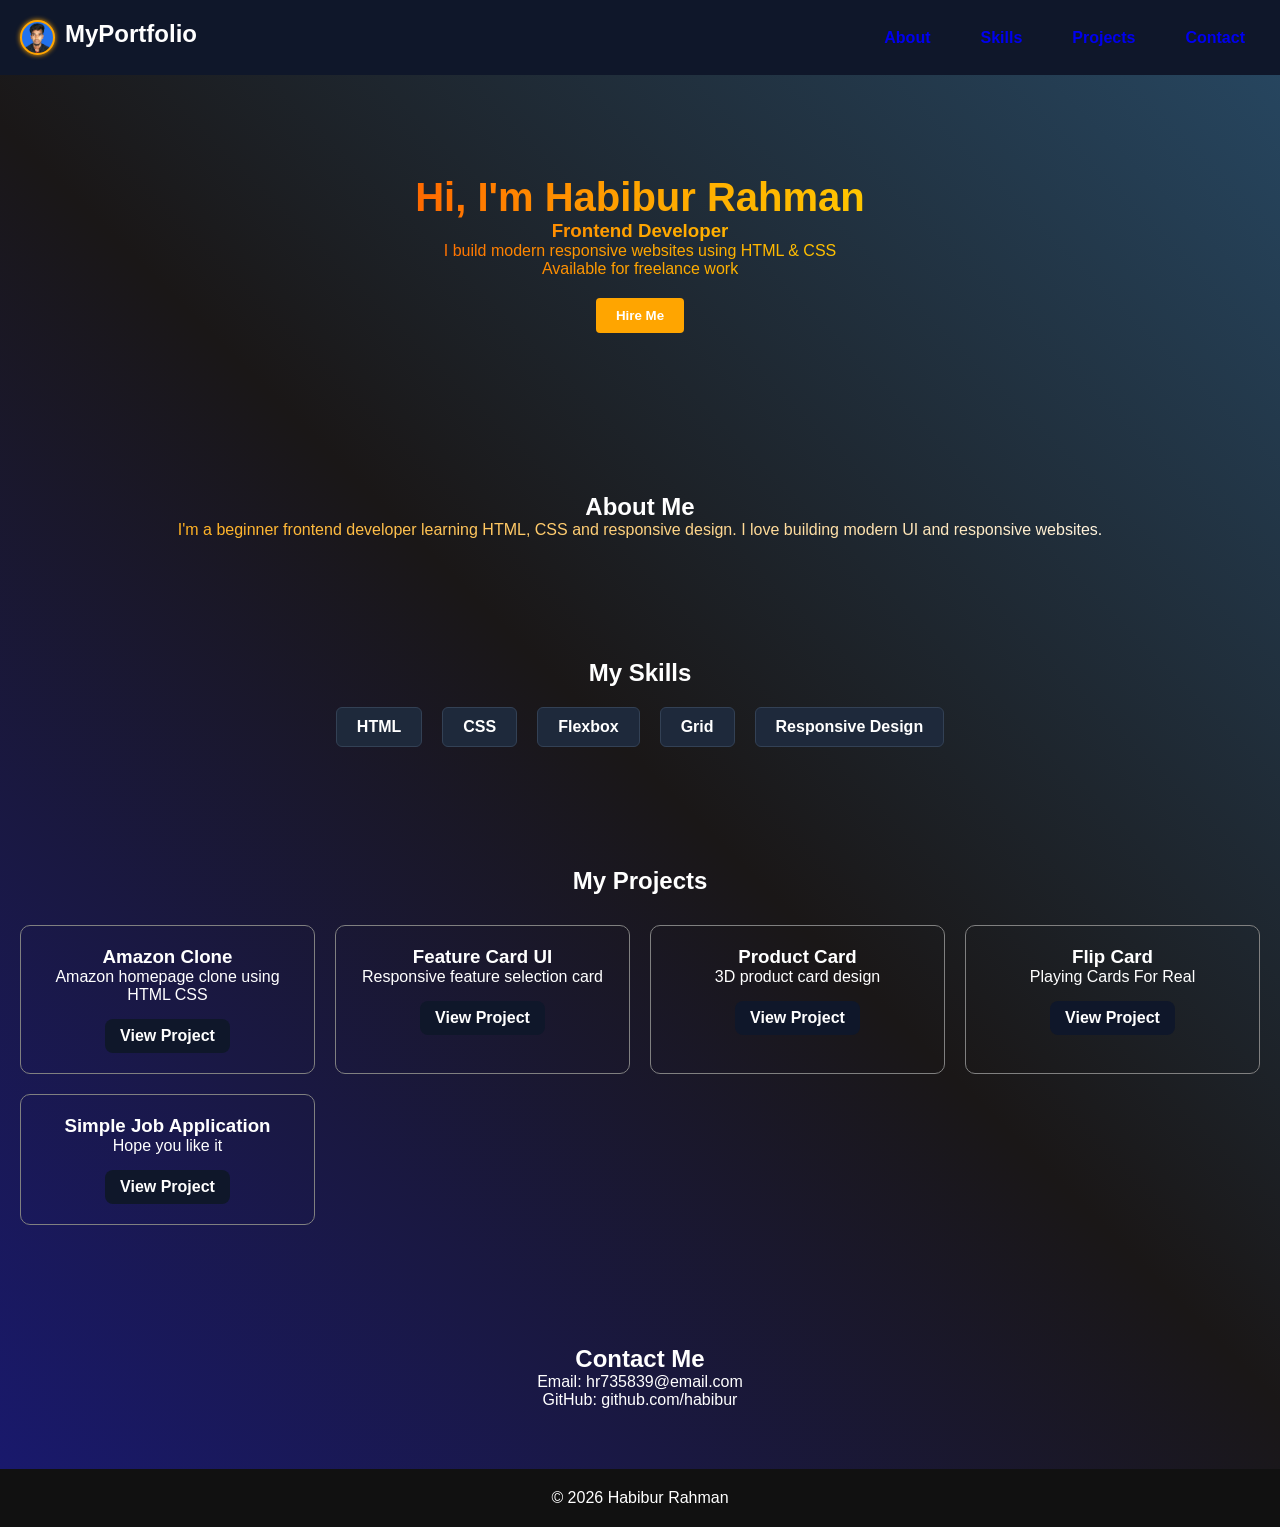
<file: Portfolio/index.html>
<!DOCTYPE html>
<html lang="en">
<head>
<meta charset="UTF-8">
<meta name="viewport" content="width=device-width, initial-scale=1.0">
<title>My Portfolio</title>
<link rel="stylesheet" href="style.css">
</head>
<body>

<!-- Header -->
<header class="header">
<nav class="navbar">
<h2 class="logo">  <div class="photo"></div>MyPortfolio</h2>
<ul class="nav-links">
<li><a href="about.html" target="_blank">About</a></li>
<li><a href="#skills"  target="_blank">Skills</a></li>
<li><a href="jobapplication.html"  target="_blank">Projects</a></li>
<li><a href="#contact"  target="_blank">Contact</a></li>
</ul>
</nav>
</header>

<!-- Hero Section -->
<section class="hero">
<h1>Hi, I'm Habibur Rahman</h1>
<h3>Frontend Developer</h3>
<p>I build modern responsive websites using HTML & CSS</p>
<p>Available for freelance work</p>
<button class="btn">Hire Me</button>
</section>

<!-- About -->
<section class="about" id="about">
<h2>About Me</h2>
<p>
I'm a beginner frontend developer learning HTML, CSS and responsive design.
I love building modern UI and responsive websites.
</p>
</section>

<!-- Skills -->
<section class="skills" id="skills">
<h2>My Skills</h2>
<div class="skill-box">
<div class="skill">HTML</div>
<div class="skill">CSS</div>
<div class="skill">Flexbox</div>
<div class="skill">Grid</div>
<div class="skill">Responsive Design</div>
</div>
</section>

<!-- Projects -->
<section class="projects" id="projects">
<h2>My Projects</h2>
<div class="project-container">

<div class="project-card">
<h3>Amazon Clone</h3>
<p>Amazon homepage clone using HTML CSS</p>
<a href="amazoncopy.html" target="_blank" class="btn">View Project</a>
</div>

<div class="project-card">
<h3>Feature Card UI</h3>
<p>Responsive feature selection card</p>
<a href="featurecardui.html" target="_blank" class="btn">View Project</a>
</div>

<div class="project-card">
<h3>Product Card</h3>
<p>3D product card design</p>
<a href="#" target="_blank" class="btn">View Project</a>
</div>

<div class="project-card">
<h3>Flip Card</h3>
<p>Playing Cards For Real</p>
<a href="1.html"  target="_blank" class="btn">View Project</a>
</div>

<div class="project-card">
<h3>Simple Job Application</h3>
<p>Hope you like  it </p>
<a href="jobapplication.html"  target="_blank" class="btn">View Project</a>
</div>


</div>
</section>

<!-- Contact -->
<section class="contact" id="contact">
<h2>Contact Me</h2>
<p>Email: hr735839@email.com</p>
<p>GitHub: github.com/habibur</p>
</section>

<footer>
<p>© 2026 Habibur Rahman</p>
</footer>

</body>
</html>
</file>
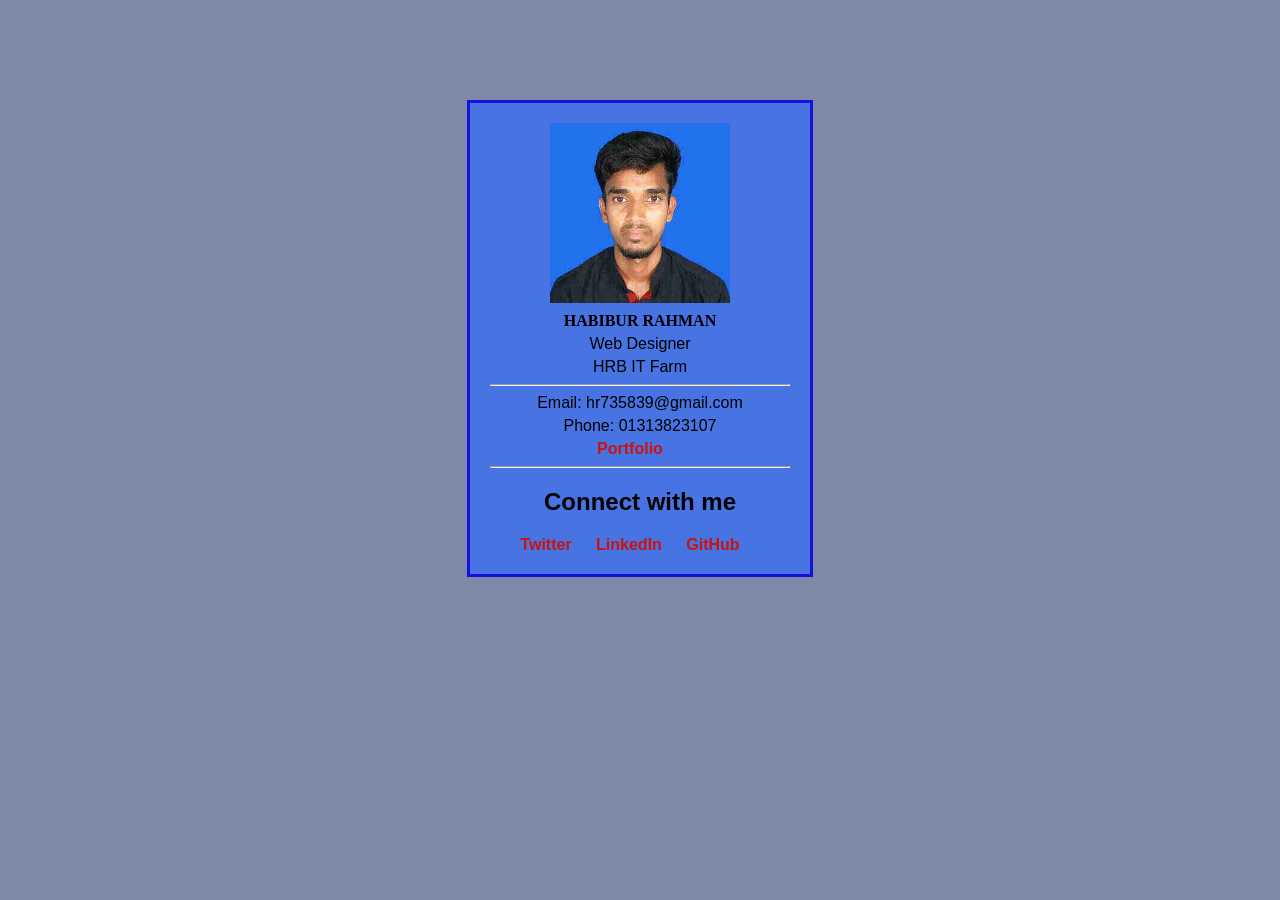
<file: Portfolio/about.html>
<!DOCTYPE html>
<html lang="en">
<head>
  <meta charset="UTF-8">
  <meta name="viewport" content="width=device-width, initial-scale=1.0">
  <title>position Playground</title>
  <link rel="stylesheet" href="about.css">
</head>
<body>
<div class="business-card">

<img class="profile-image" src="Habibur.jpg" alt="Mr. HABIBUR-RAHMAN WEB DESIGNER">
<p class="full-name">HABIBUR RAHMAN</p>
<p class="designation">Web Designer</p>
<p class="company">HRB IT Farm</p>
<hr>
<p>Email: hr735839@gmail.com</p>
<p>Phone: 01313823107</p>
<a class="portfolio-link" href="index.html" target="_blank">Portfolio</a>
<hr>
<div class="social-media">
    <h2>Connect with me</h2>
    <a href="#">Twitter</a>
    <a href="#">LinkedIn </a>
    <a href="#">GitHub</a>
</div>

    
</div>
</body>

</html>
</file>
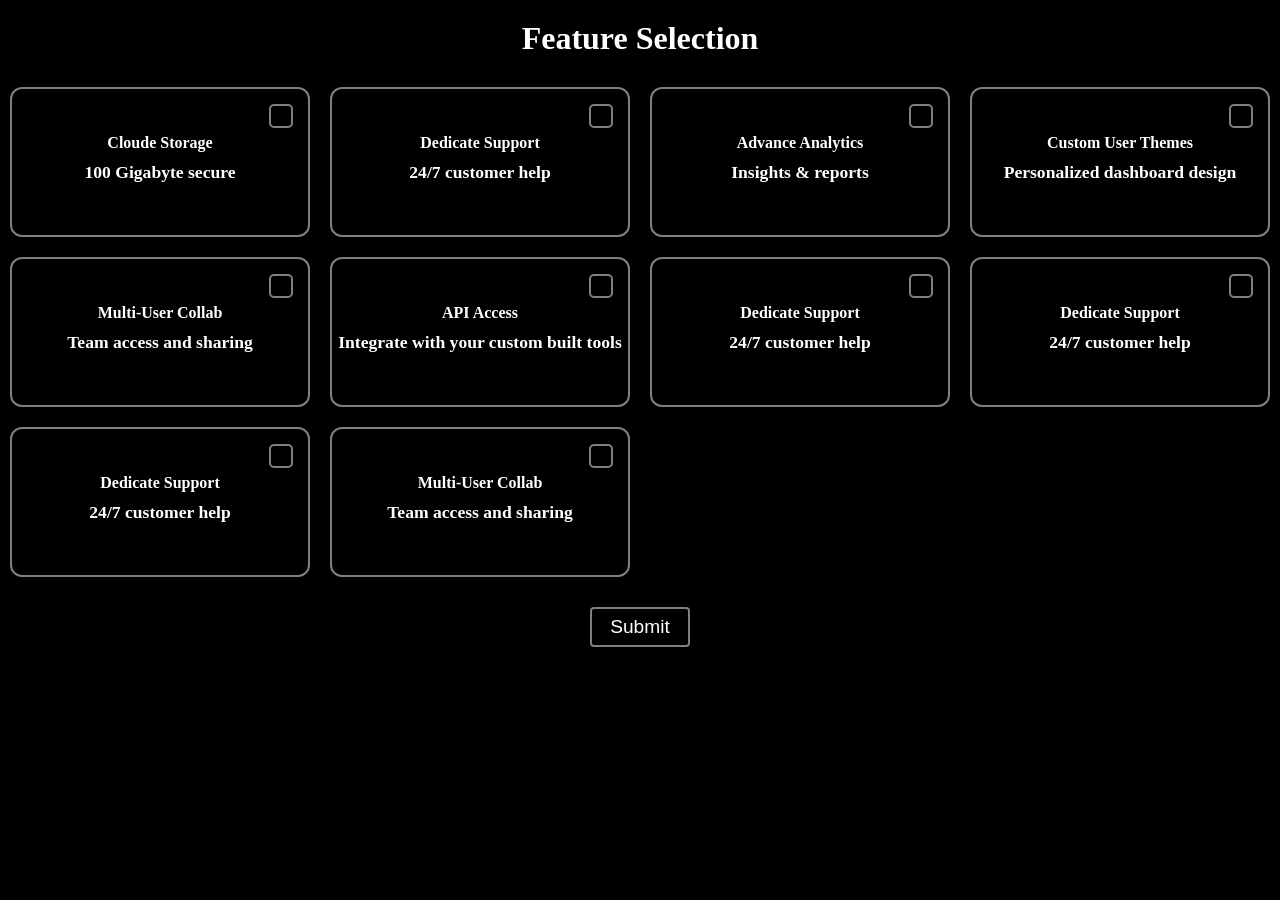
<file: Portfolio/featurecardui.html>
<!DOCTYPE html>
<html lang="en">
<head>
    <meta charset="UTF-8">
    <meta name="viewport" content="width=device-width, initial-scale=1.0">
    <title>Feature Selection</title>
    <link rel="stylesheet" href="featurecardui.css">
</head>
<body>
    <h1>Feature Selection</h1>
    <div class="container">

         <div class="box">
            <label><input type="checkbox"></label>
             <h4>Cloude Storage</h4>
      <p>100 Gigabyte secure</p>
        </div>
        <div class="box">
             <label><input type="checkbox"></label>
            <h4>Dedicate Support</h4>
            <p>24/7 customer help</p>
        </div>
       
        <div class="box">
             <label><input type="checkbox"></label>
            <h4>Advance Analytics</h4>
      <p>Insights & reports</p>
        </div>
        <div class="box">
             <label><input type="checkbox"></label>
            <h4>Custom User Themes</h4>
      <p>Personalized dashboard design</p>
        </div>
        <div class="box">
             <label><input type="checkbox"></label>
            <h4>Multi-User Collab</h4>
      <p>Team access and sharing</p>
        </div>
        <div class="box">
             <label><input type="checkbox"></label>
            <h4>API Access</h4>
      <p>Integrate with your custom built tools</p>
    </div>
        
        <div class="box">
             <label><input type="checkbox"></label>
            <h4>Dedicate Support</h4>
            <p>24/7 customer help</p>
        </div>
        <div class="box">
             <label><input type="checkbox"></label>
            <h4>Dedicate Support</h4>
            <p>24/7 customer help</p>
        </div>
        <div class="box">
             <label><input type="checkbox"></label>
             <h4>Dedicate Support</h4>
      <p>24/7 customer help</p>
        </div>
        <div class="box">
             <label><input type="checkbox"></label>
            <h4>Multi-User Collab</h4>
      <p>Team access and sharing</p>
        </div>


    </div>
    <button id="btn" type="submit">Submit</button>
</body>
</html>
</file>
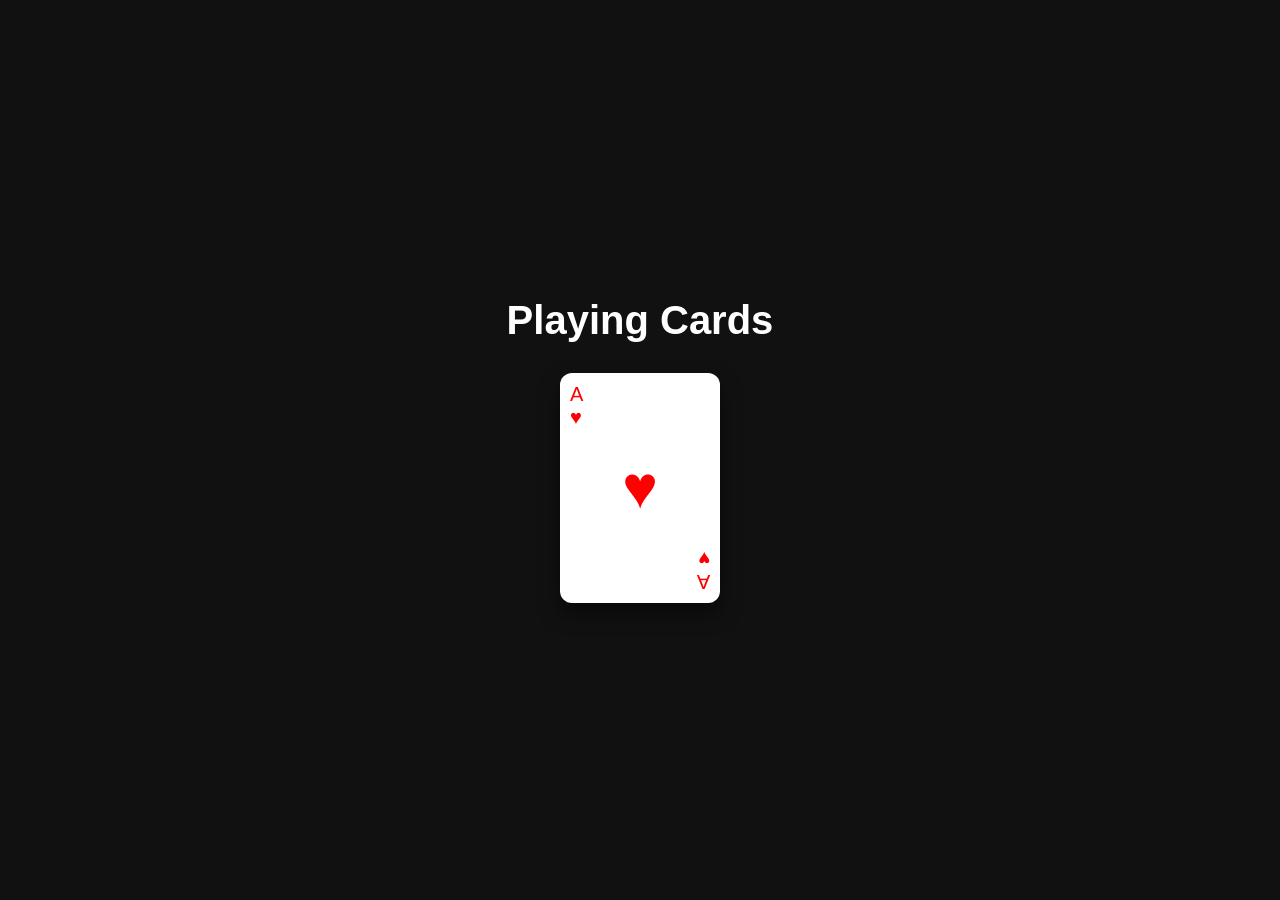
<file: Portfolio/flipcard.html>
<!DOCTYPE html>
<html lang="en">
<head>
<meta charset="UTF-8">
<meta name="viewport" content="width=device-width, initial-scale=1.0">
<title>Playing Cards</title>
<style>
    *{
margin:0;
padding:0;
box-sizing:border-box;
font-family:Arial;
}

body{
background:#111;
height:100vh;
display:flex;
flex-direction:column;
align-items:center;
justify-content:center;
}

.title{
color:white;
margin-bottom:30px;
font-size:40px;
}

/* Deck */

.deck{
display:flex;
gap:20px;
}

/* Card */

.card{
width:160px;
height:230px;
perspective:1000px;
}

.card-inner{
width:100%;
height:100%;
position:relative;
transition:0.6s;
transform-style:preserve-3d;
}

.card:hover .card-inner{
transform:rotateY(180deg);
}

/* Front + Back */

.card-front,
.card-back{
position:absolute;
width:100%;
height:100%;
border-radius:12px;
backface-visibility:hidden;
display:flex;
flex-direction:column;
justify-content:space-between;
padding:10px;
box-shadow:0 10px 20px rgba(0,0,0,0.5);
}

.card-front{
background:white;
}

.card-back{
background:linear-gradient(45deg,#141e30,#243b55);
color:white;
align-items:center;
justify-content:center;
font-size:40px;
transform:rotateY(180deg);
}

/* Card content */

.top{
    display: flex;
flex-direction: column;
font-size:20px;
}

.middle{
font-size:60px;
text-align:center;
}

.bottom{
font-size:20px;
transform:rotate(180deg);
align-self:flex-end;
display: flex;
flex-direction: column;
}

/* Colors */

.red{
color:red;
}

.black{
color:black;
}
</style>
</head>

<body>

<h1 class="title">Playing Cards</h1>

<div class="deck">

<div class="card">
<div class="card-inner">

<div class="card-front red">

<div class="top">
<span>A</span>
<span>♥</span>
</div>

<div class="middle">
♥
</div>

<div class="bottom">
    <span>A</span>
    <span>♥</span>
 </div>

</div>

<div class="card-back">
♠
</div>

</div>
</div>

</div>

</body>
</html>
</file>
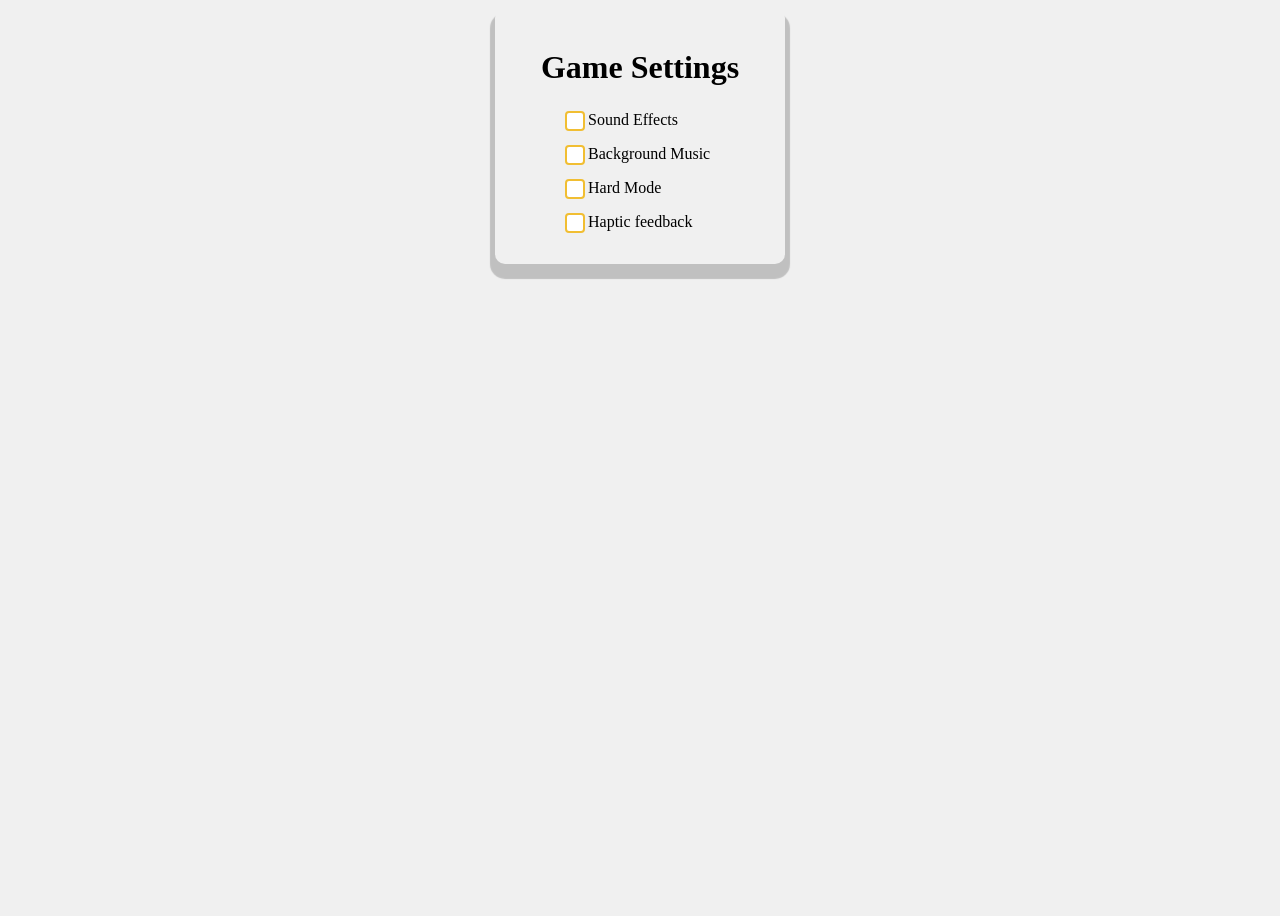
<file: Portfolio/gamesettings.html>
<!DOCTYPE html>
<html lang="en">
  <head>
    <meta charset="UTF-8" />
    <meta name="viewport" content="width=device-width, initial-scale=1.0" />
    <title>Game Settings Panel</title>
  <style>
    body {
  height: 100vh;
  background-color: #f0f0f0;
  text-align: center;
}

.settings-card {
  max-width: 250px;
  padding: 20px;
  border-radius: 10px;
  box-shadow:0 10px 1px 5px rgba(0, 0, 0, 0.2);
  margin: auto;
  text-align: left;
}

h1 {
  text-align: center;
}

label {
  display: block;
  cursor: pointer;
  margin: 8px auto;
}

input[type='checkbox'] {
  width: 20px;
  height: 20px;
  cursor: pointer;
  appearance: none;
  border: 2px solid #f1be32;
  border-radius: 4px;
  background-color: white;
  transition: all 0.3s;
  vertical-align: middle;
  margin-left: 50px;
}

input[type='checkbox']:checked {
  background-color: #f1be32;
  border-color: #e2a60d;
}

input[type="checkbox"]:checked::after {
  content: "✓";
  display: block;
  text-align: center;
  font-weight: bold;
  color: white;
  line-height: 20px;
}
  </style>
  </head>
  <body>
    <div class="settings-card">
      <h1>Game Settings</h1>
      <label> <input type="checkbox" />Sound Effects</label>
      <label> <input type="checkbox" />Background Music</label>
      <label> <input type="checkbox" />Hard Mode</label>
      <label> <input type="checkbox" />Haptic feedback</label>
    </div>
  </body>
</html>
</file>
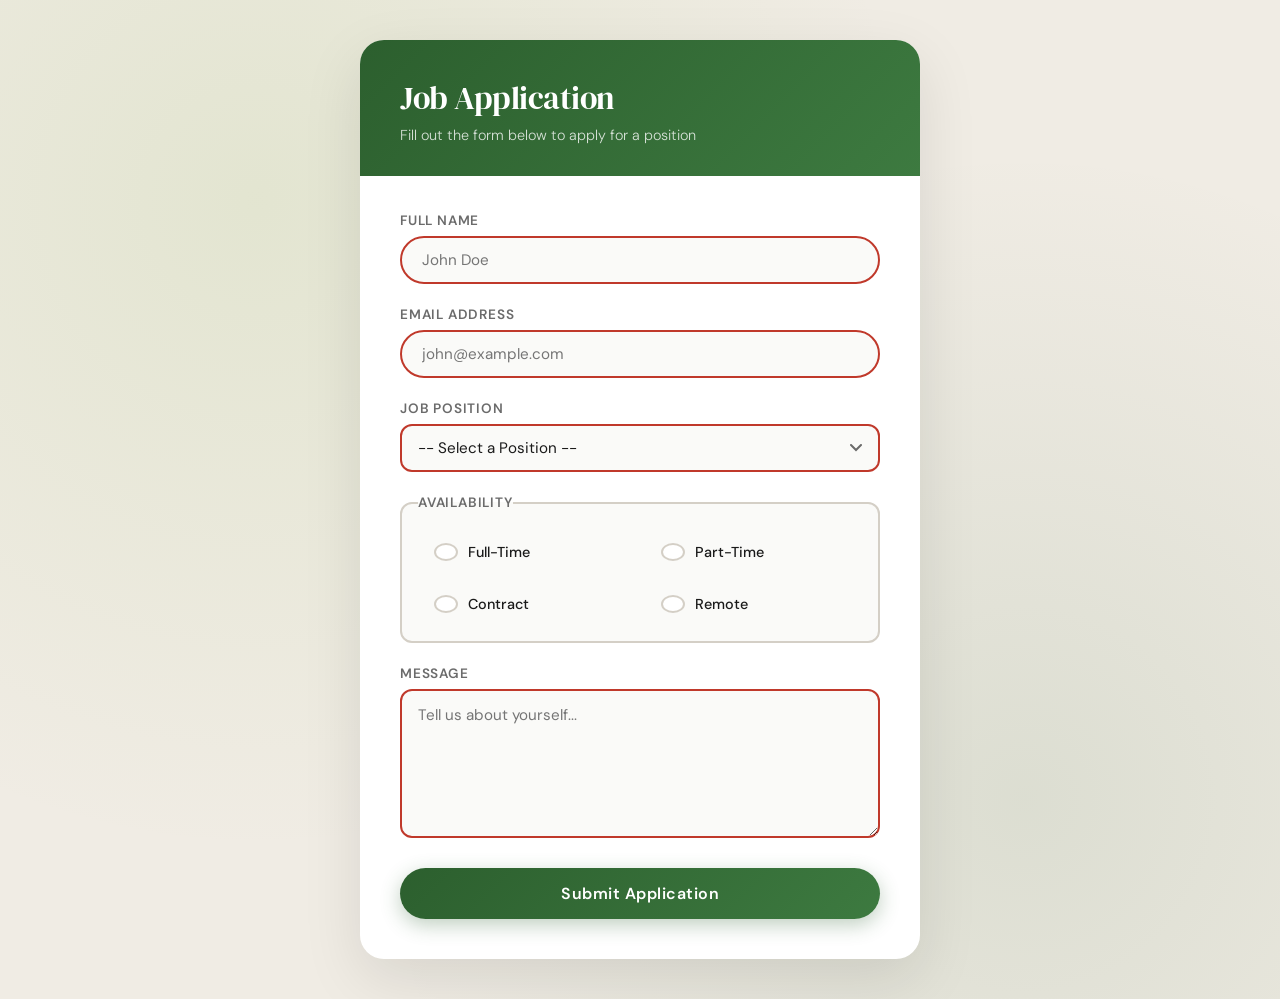
<file: Portfolio/jobapplication.html>
<!DOCTYPE html>
<html lang="en">
<head>
  <meta charset="UTF-8" />
  <meta name="viewport" content="width=device-width, initial-scale=1.0"/>
  <title>Job Application Form</title>
  <link rel="stylesheet" href="jobapplication.css" />
</head>
<body>

  <!-- ✅ Req 1: div.container -->
  <div class="container">

    <div class="form-header">
      <h1>Job Application</h1>
      <p>Fill out the form below to apply for a position</p>
    </div>

    <!-- ✅ Req 2: form inside div.container -->
    <form id="application-form" novalidate>

      <!-- ✅ Req 3 & 9: name input with label -->
      <div class="form-group">
        <label for="name">Full Name</label>
        <input type="text" id="name" name="name" placeholder="John Doe" required minlength="2" />
      </div>

      <!-- ✅ Req 4 & 9: email input with label -->
      <div class="form-group">
        <label for="email">Email Address</label>
        <input type="email" id="email" name="email" placeholder="john@example.com" required />
      </div>

      <!-- ✅ Req 5: select with id="position" -->
      <div class="form-group">
        <label for="position">Job Position</label>
        <select id="position" name="position" required>
          <option value="">-- Select a Position --</option>
          <option value="frontend">Frontend Developer</option>
          <option value="backend">Backend Developer</option>
          <option value="designer">UI/UX Designer</option>
          <option value="manager">Project Manager</option>
          <option value="other">Other</option>
        </select>
      </div>

      <!-- ✅ Req 6 & 7: fieldset.radio-group with radio inputs -->
      <div class="form-group">
       
        <fieldset class="radio-group">
             <legend class="group-label">Availability</legend>
          <div class="radio-item">
            <input type="radio" id="full-time" name="availability" value="full-time" required />
            <label for="full-time">Full-Time</label>
          </div>
          <div class="radio-item">
            <input type="radio" id="part-time" name="availability" value="part-time" />
            <label for="part-time">Part-Time</label>
          </div>
          <div class="radio-item">
            <input type="radio" id="contract" name="availability" value="contract" />
            <label for="contract">Contract</label>
          </div>
          <div class="radio-item">
            <input type="radio" id="remote" name="availability" value="remote" />
            <label for="remote">Remote</label>
          </div>
        </fieldset>
      </div>

      <!-- ✅ Req 8 & 9: textarea with label -->
      <div class="form-group">
        <label for="message">Message</label>
        <textarea id="message" name="message" rows="5"
          placeholder="Tell us about yourself..." required minlength="10"></textarea>
      </div>

      <!-- ✅ Req 10: submit button -->
      <button type="submit">Submit Application</button>

    </form>
  </div>

</body>
</html>
</file>
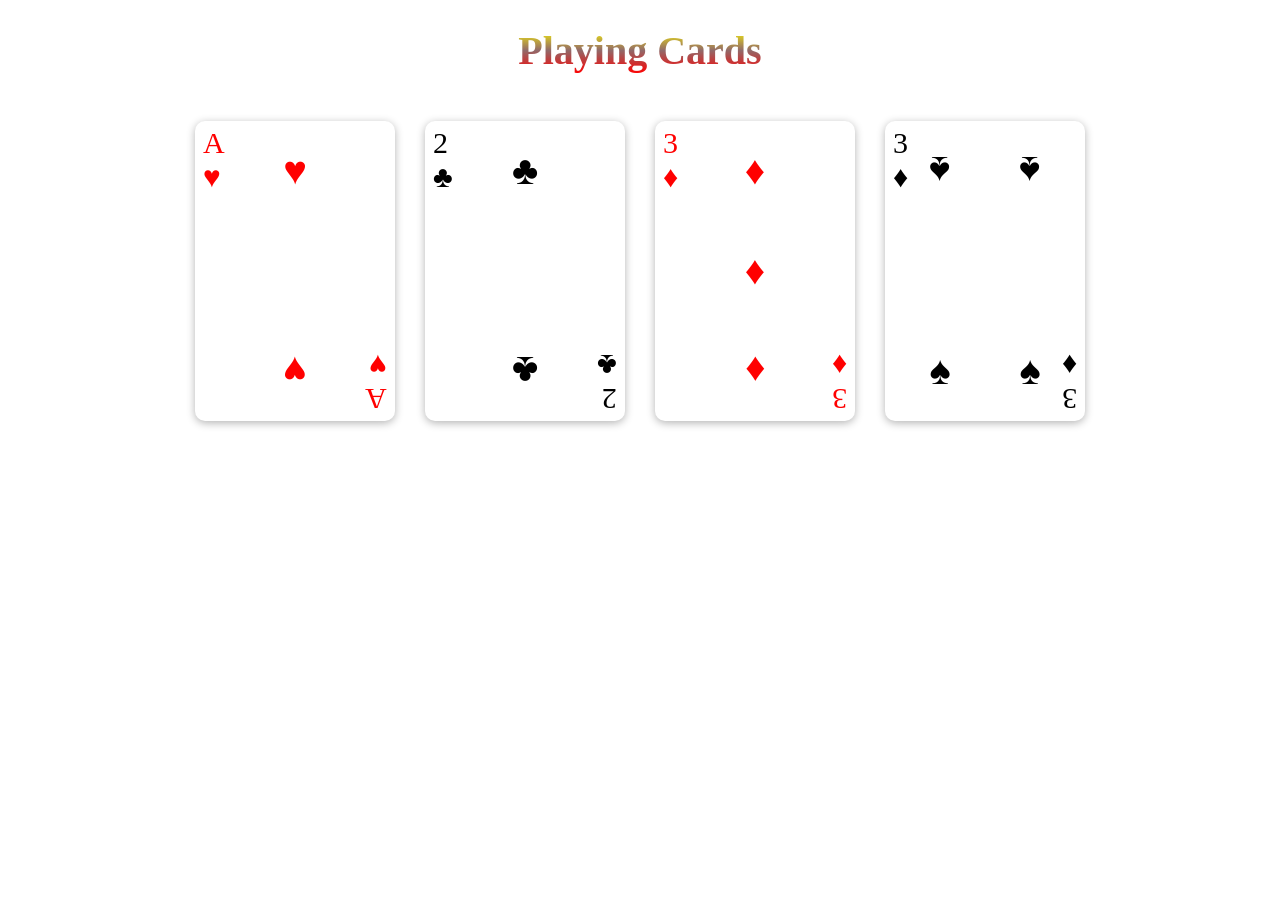
<file: Portfolio/playingcards.html>
<!DOCTYPE html>
<html lang="en">

<head>
  <meta charset="UTF-8">
  <meta name="viewport" content="width=device-width, initial-scale=1.0">
  <title>Playing Cards</title>

<style>

#playing-cards{
  display:flex;
  flex-wrap:wrap;
  justify-content:center;
  gap:30px;
  padding: 20px;
  box-sizing: border-box;
}

.deck{
  height:300px;
  width:200px;
  perspective:1000px;
 
  
}

.card{
  position:relative;
  width:100%;
  height:100%;
  transform-style:preserve-3d;
  transition:0.6s ease;
  transform-origin: center center;
  
}

.deck:hover .card{
  transform: rotateY(180deg);
}

.front,.back{
  position:absolute;
  width:100%;
  height:100%;
  border-radius:10px;
  backface-visibility:hidden;
  display:flex;
  justify-content:space-between;
   /*padding:10px;*/
  box-shadow:0 2px 8px rgba(0,0,0,.3);
}

.front{
  background:white;
}

.back{
  background:linear-gradient(45deg,black,red);
  color:white;
  justify-content:center;
  align-items:center;
  font-size:50px;
  transform: rotateY(180deg);
}

.left{
  display:flex;
  flex-direction:column;
  font-size:30px;
  top: 5px;
  left: 8px;
  position: absolute;
  
}

.middle{
  display:grid;
  grid-template-columns:1fr 1fr;
  grid-template-rows:1fr 1fr 1fr;
  font-size:40px;
  align-items:center;
  justify-items:center;
  margin: 0 auto;
  width: 90%;
}

.right{
  display:flex;
  flex-direction:column;
  font-size:30px;
  transform:rotate(180deg);
  bottom: 5px;
  right: 8px;
  position: absolute;
}

.red span{
  color:red;
}

.black span{
  color:black;
}

.deg{
  transform:rotate(180deg);
}

h1{
  text-align:center;
  font-size:40px;
  background:linear-gradient(360deg, red, rgb(146, 105, 105), yellow);
  -webkit-background-clip:text;
  -webkit-text-fill-color:transparent;
}

</style>
</head>

<body>

<h1>Playing Cards</h1>

<main id="playing-cards">

<div class="deck">
<div class="card red">

<div class="front">

<div class="left">
<span>A</span>
<span>♥</span>
</div>

<div class="middle">
<span style="grid-column:1/span 2">♥</span>
<span class="deg" style="grid-column:1/span 2; grid-row:3">♥</span>
</div>

<div class="right">
<span>A</span>
<span>♥</span>
</div>

</div>

<div class="back">♥</div>

</div>
</div>


<div class="deck">
<div class="card black">

<div class="front">

<div class="left">
<span>2</span>
<span>♣</span>
</div>

<div class="middle">
<span style="grid-column:1/span 2">♣</span>
<span class="deg" style="grid-column:1/span 2; grid-row:3">♣</span>
</div>

<div class="right">
<span>2</span>
<span>♣</span>
</div>

</div>

<div class="back">♣</div>

</div>
</div>


<div class="deck">
<div class="card red">

<div class="front">

<div class="left">
<span>3</span>
<span>♦</span>
</div>

<div class="middle">
<span style="grid-column: 1/span2; grid-row: 1;">♦</span>

<span style="grid-column: 1/span2; grid-row: 2;">♦</span>
<span class="deg" style="grid-column: 1/span2; grid-row: 3;">♦</span>
</div>

<div class="right">
<span>3</span>
<span>♦</span>
</div>

</div>

<div class="back">♦</div>

</div>
</div>

<div class="deck">
<div class="card black">

<div class="front">

<div class="left">
<span>3</span>
<span>♦</span>
</div>

<div class="middle">
<span class="deg" style="grid-row: 1;">♠</span>
<span class="deg" style="grid-row: 1;">♠</span>

<span  style="grid-row: 3;">♠</span>
<span  style="grid-row: 3;">♠</span>
</div>

<div class="right">
<span>3</span>
<span>♦</span>
</div>

</div>

<div class="back">♦</div>

</div>
</div>

</main>

</body>

</html>
</file>
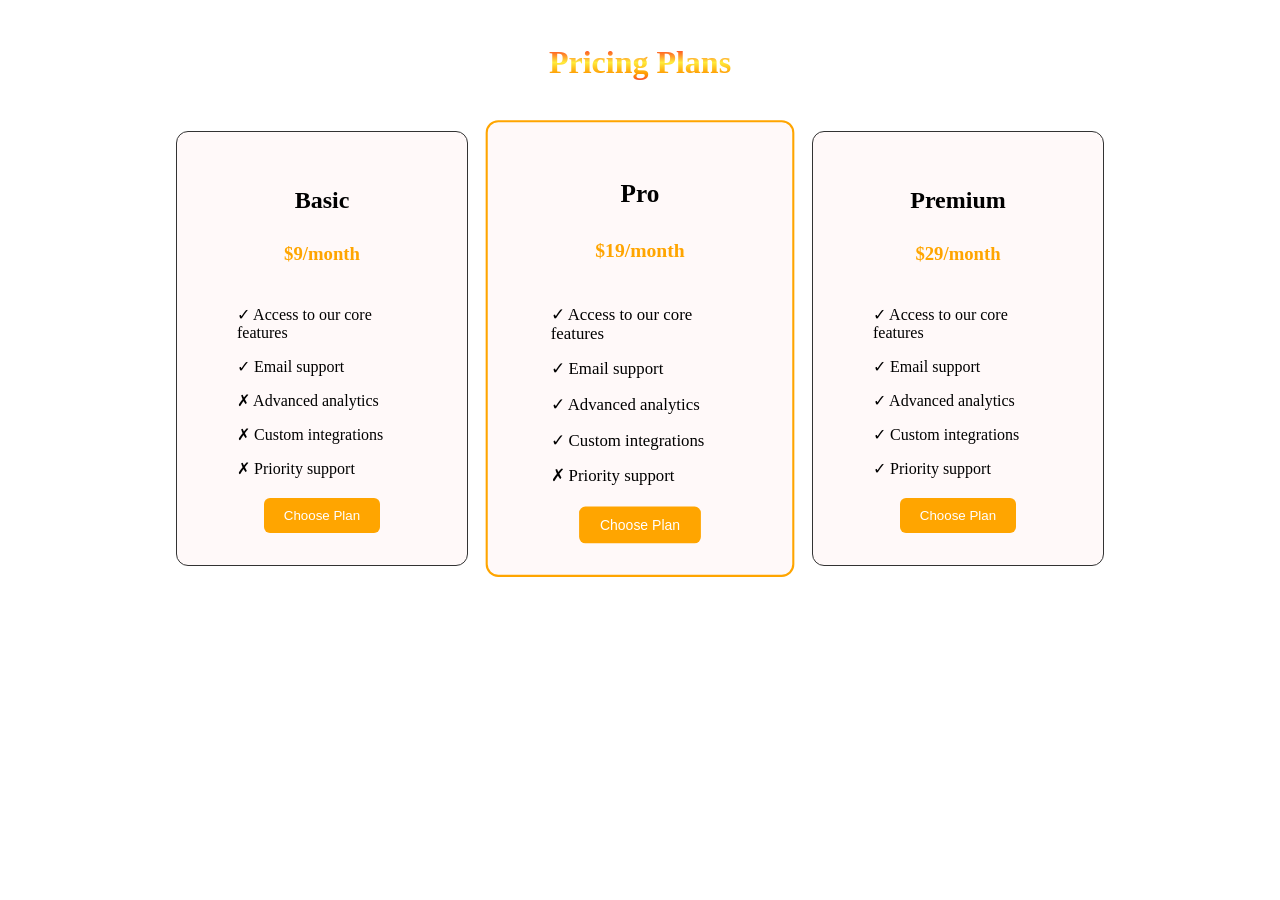
<file: Portfolio/pricing.html>
<!DOCTYPE html>
<html lang="en">
<head>
<meta charset="UTF-8">
<meta name="viewport" content="width=device-width, initial-scale=1.0">
<title>Pricing Plans</title>
<link rel="stylesheet" href="pricing.css">
</head>
<body>

<h1 class="title">Pricing Plans</h1>

<div class="pricing-container">

<!-- Basic -->
<div class="pricing-card">
<h2>Basic</h2>
<h3>$9/month</h3>

<ul>
<li>✓ Access to our core features</li>
<li>✓ Email support</li>
<li>✗ Advanced analytics</li>
<li>✗ Custom integrations</li>
<li>✗ Priority support</li>
</ul>

<button>Choose Plan</button>
</div>

<!-- Pro -->
<div class="pricing-card pro">
<h2>Pro</h2>
<h3>$19/month</h3>

<ul>
<li>✓ Access to our core features</li>
<li>✓ Email support</li>
<li>✓ Advanced analytics</li>
<li>✓ Custom integrations</li>
<li>✗ Priority support</li>
</ul>

<button>Choose Plan</button>
</div>

<!-- Premium -->
<div class="pricing-card">
<h2>Premium</h2>
<h3>$29/month</h3>

<ul>
<li>✓ Access to our core features</li>
<li>✓ Email support</li>
<li>✓ Advanced analytics</li>
<li>✓ Custom integrations</li>
<li>✓ Priority support</li>
</ul>

<button>Choose Plan</button>
</div>

</div>

</body>
</html>
</file>
<file: Portfolio/style.css>
:root{
--primary: orange;
--dark: #0f172a;
--light: #f5f5f5;
}



*{
margin:0;
padding:0;
box-sizing:border-box;
font-family:Arial, Helvetica, sans-serif;
}



body{
background:linear-gradient(45deg, midnightblue,rgb(26, 23, 23),rgb(39, 72, 99));
color:white;
}

/* Navbar */
.navbar{
display:flex;
align-items: center;
justify-content:space-between;
padding:20px;
background:  #0f172a;
}
.logo{
    display: flex;
    gap: 10px;
}
.photo{
    background-color: aliceblue;
    background-image: url('Habibur.jpg');
    height: 35px;
    width: 35px;
    border-radius: 50%;
    border: 2px solid orange;
    box-shadow: 0 0 5px orange;
    background-size:cover ;
}

.nav-links{
display:flex;
gap:20px;
list-style:none;
}

.nav-links a{
padding:10px 15px;
border-radius:5px;
transition:0.3s ease;
text-decoration: none;
font-weight: 900;
}

.nav-links a:hover{
background:orange;
color:black;
}



.nav-links a{
    text-align: center;
    padding-top: 10px;
   
}


/* Hero */
.hero{
text-align:center;
padding:100px 20px;
}

.hero h1{
font-size:2.5rem;
}

.btn{
padding:10px 20px;
margin-top:20px;
border:none;
background:var(--primary);
cursor:pointer;
border-radius: 4px;
color: white;
font-weight: 900;
transition: 0.3s ease;
}
.btn:hover{
   transform: translateY(-3px);
box-shadow:0 5px 15px rgba(0,0,0,0.3); 
}

/* About */
.about{
padding:60px 20px;
text-align:center;
}

/* Skills */
.skills{
padding:60px 20px;
text-align:center;
}

.skill-box{
display:flex;
justify-content:center;
gap:20px;
flex-wrap:wrap;
margin-top:20px;
}

.skill{
padding:10px 20px;
border:1px solid gray;
border-radius:6px;
}

/* Projects */
.projects{
padding:60px 20px;
text-align:center;
}

.project-container{
display:grid;
grid-template-columns:repeat(auto-fit,minmax(250px,1fr));
gap:20px;
margin-top:30px;
}

.project-card{
border:1px solid gray;
padding:20px;
border-radius:10px;
transition: 0.3s ease;
}

.project-card button{
margin-top:10px;
padding:8px 15px;
}

/* Contact */
.contact{
padding:60px 20px;
text-align:center;
}

footer{
text-align:center;
padding:20px;
background:#111;
}

/* Responsive */
@media(max-width:768px){

.navbar{
flex-direction:column;
align-items:center;
}

.hero h1{
font-size:2rem;
}

}
button a{
    text-decoration: none;
    color: hsl(0, 23%, 95%);
}
.project-card:hover{
transform: translateY(-5px);
box-shadow: 0 10px 20px rgba(0,0,0,0.3);
}


.hero h1,
.hero h3,
 .hero p {
    background: linear-gradient(90deg,  red,orange,yellow);
    -webkit-background-clip: text;
    -webkit-text-fill-color: transparent;
}



.about p{
background: linear-gradient(90deg, orange, white);
-webkit-background-clip: text;
-webkit-text-fill-color: transparent;
}
.skill{
    transition: 0.3s ease;
}
.skills .skill{
background:#1e293b;
border: 1px solid #334155;
font-weight:700;
}
.skill:hover{
   transform: translateY(-8px) scale(1.05);
background:orange;
color:black;
box-shadow: 0 10px 20px rgba(0,0,0,0.3);
}
.project-card .btn{
    border-radius: 8px;
    text-decoration: none;
  display: inline-block;
  margin-top: 15px;
  padding: 8px 15px;
  background: var(--dark);
}
.project-card .btn:hover{
    background: var(--primary);
}
</file>
<file: Portfolio/about.css>
body{
  background-color:rgb(124, 138, 168);
  font-family: arial,sans-serif;
}
.business-card{
  width:300px;
  padding:20px;
  margin-top:100px;
  margin-left:auto;
  margin-right:auto;
  background-color:rgb(71, 115, 227);
  text-align:center;
  font-size:16px;
  border: 3px solid rgb(22, 15, 222);

}
.profile-image{
  max-width:60%;
}
p{
  margin-top:5px;
  margin-bottom:5px;
}
img{
    background-image: cover;
}
a{
    text-decoration: none;
    margin-right: 20px;
    color: rgb(205, 18, 12);
    font-weight: bold;
    /*display: inline-block;
    align-items: center;
      justify-content: space-between;*/
     
      
    
}
.full-name{
    font-family: Georgia, 'Times New Roman', Times, serif;
    font-weight:bold;
}
hr{
  color: blueviolet;
}
</file>
<file: Portfolio/featurecardui.css>
*{
    margin: 0;
    padding: 0;
    box-sizing: border-box;
}
body{
    width: 100%;
    background-color: black;
    color: white;
    font-family:Georgia, 'Times New Roman', Times, serif;
    text-align: center;
    transition: 0.3s ease;
}
.box{
   position: relative;
    height: 150px;
    width: 100%;
    border: 2px solid gray;
    border-radius: 12px;
    cursor: pointer;
    transition: all 0.3s ease;

}
.container{
    display: grid;
    grid-template-columns: repeat(auto-fit, minmax(300px, 1fr));
    gap: 20px;
    width: 100%;
    padding: 10px 10px;
    
}
h1{
    margin: 20px 0;
}
h4{
    margin-top: 45px;
    
}
p{
    font-size: 1.1rem;
    font-weight: bold;
    padding: 10px 0;
}

input{
    appearance: none;
    position: absolute;
    top: 15px;
    right: 15px;
    width: 24px;
    height: 24px;
    border: 2px solid gray;
    border-radius: 5px;
    cursor: pointer;

}

input[type="checkbox"]:checked{
    background: orange;
    border: 2px solid orange;

}

input[type="checkbox"]:checked::after{
    content: "✓";
    color: white;
    font-size: 1.2rem;
    font-weight: bold;
    position: absolute;
    top: 50%;
    left: 50%;
    transform: translate(-50%, -50%);
}

.box:hover{
    box-shadow: 0 5px 10px  rgb(235, 174, 62);
    border: 2px solid  rgb(123, 91, 31);
}

#btn{
    font-size: 1.2rem;
   height:40px;
   width: 100px;
   border: 2px solid gray;
   border-radius: 4px;
   background-color: black;
   color: white;
   margin: 20px 0;
   transition:all 0.3s ease;
}
#btn:hover{
    background-color: white;
    color: black;
    border: 2px solid white;
    box-shadow: 0 5px 15px rgba(255,255,255,0.3);
    transform: scale(1.1);
    cursor: pointer;
}

.box:has(input:checked){
   box-shadow: 0 5px 10px  rgb(235, 174, 62);
    border: 2px solid  rgb(123, 91, 31);  
}
</file>
<file: Portfolio/jobapplication.css>
@import url('https://fonts.googleapis.com/css2?family=DM+Serif+Display&family=DM+Sans:wght@300;400;500;600&display=swap');

/* ===== CSS VARIABLES ===== */
:root {
  --bg: #f0ece4;
  --card: #ffffff;
  --primary: #2c5f2e;
  --accent: #97bc62;
  --text: #1a1a1a;
  --text-muted: #6b6b6b;
  --border: #d4cfc6;
  --error: #c0392b;
  --success: #2c5f2e;
  /*--focus: #4a90d9;*/
  --shadow: 0 20px 60px rgba(0,0,0,0.10);
  --radius: 12px;
}

/* ===== RESET ===== */
*, *::before, *::after {
  box-sizing: border-box;
  margin: 0;
  padding: 0;
}

/* ===== BODY ===== */
body {
  background-color: var(--bg);
  background-image:
    radial-gradient(circle at 20% 20%, rgba(151,188,98,0.15) 0%, transparent 50%),
    radial-gradient(circle at 80% 80%, rgba(44,95,46,0.10) 0%, transparent 50%);
  min-height: 100vh;
  display: flex;
  align-items: center;
  justify-content: center;
  font-family: 'DM Sans', sans-serif;
  color: var(--text);
  padding: 40px 20px;
}

/* ===== ✅ Req 1: .container ===== */
.container {
  background: var(--card);
  border-radius: 24px;
  box-shadow: var(--shadow);
  width: 100%;
  max-width: 560px;
  overflow: hidden;
  animation: slideUp 0.6s ease both;
}

/* ===== FORM HEADER ===== */
.form-header {
  background: linear-gradient(135deg, var(--primary), #3d7a40);
  padding: 36px 40px 32px;
  color: white;
}

.form-header h1 {
  font-family: 'DM Serif Display', serif;
  font-size: 2rem;
  font-weight: 400;
  margin-bottom: 6px;
  letter-spacing: -0.5px;
}

.form-header p {
  font-size: 0.9rem;
  opacity: 0.8;
  font-weight: 300;
}

/* ===== FORM ===== */
form {
  padding: 36px 40px 40px;
  display: flex;
  flex-direction: column;
  gap: 22px;
}

/* ===== FORM GROUP ===== */
.form-group {
  display: flex;
  flex-direction: column;
  gap: 7px;
  animation: fadeIn 0.5s ease both;
}

.form-group:nth-child(1) { animation-delay: 0.1s; }
.form-group:nth-child(2) { animation-delay: 0.18s; }
.form-group:nth-child(3) { animation-delay: 0.26s; }
.form-group:nth-child(4) { animation-delay: 0.34s; }
.form-group:nth-child(5) { animation-delay: 0.42s; }

/* ===== LABELS ===== */
label {
  font-size: 0.85rem;
  font-weight: 600;
  color: var(--text-muted);
  text-transform: uppercase;
  letter-spacing: 0.8px;
}

.group-label {
  font-size: 0.85rem;
  font-weight: 600;
  color: var(--text-muted);
  text-transform: uppercase;
  letter-spacing: 0.8px;
  margin-bottom: 4px;
  display: block;
}

/* ===== INPUT & TEXTAREA & SELECT ===== */
input[type="text"],
input[type="email"],
select,
textarea {
  width: 100%;
  padding: 12px 16px;
  border: 2px solid var(--border);
  border-radius: var(--radius);
  font-family: 'DM Sans', sans-serif;
  font-size: 0.95rem;
  color: var(--text);
  background: #fafaf8;
  transition: border-color 0.25s ease, box-shadow 0.25s ease, background 0.25s ease;
  outline: none;
}

/* ===== ✅ Req 11: :focus pseudo-class ===== */
input:focus,
textarea:focus {
  border-color: var(--focus);
  box-shadow: 0 0 0 4px rgba(74,144,217,0.15);
  background: #fff;
}

/* ===== ✅ Req 12: :invalid pseudo-class ===== */
input:invalid,
select:invalid,
textarea:invalid {
  border-color: var(--error);
}

/* ===== ✅ Req 13: :valid pseudo-class ===== */
input:valid,
select:valid,
textarea:valid {
  border-color: var(--success);
}

/* ===== ✅ Req 17: :first-of-type on input (rounded corners) ===== */
input:first-of-type {
  border-radius: 50px;
  padding-left: 20px;
}

/* ===== SELECT ===== */
select {
  appearance: none;
  cursor: pointer;
  background-image: url("data:image/svg+xml,%3Csvg xmlns='http://www.w3.org/2000/svg' width='12' height='8' viewBox='0 0 12 8'%3E%3Cpath d='M1 1l5 5 5-5' stroke='%236b6b6b' stroke-width='2' fill='none' stroke-linecap='round'/%3E%3C/svg%3E");
  background-repeat: no-repeat;
  background-position: right 16px center;
  padding-right: 40px;
}

select:focus {
  border-color: var(--focus);
  box-shadow: 0 0 0 4px rgba(74,144,217,0.15);
}

/* ===== TEXTAREA ===== */
textarea {
  resize: vertical;
  min-height: 120px;
  line-height: 1.6;
}

/* ===== ✅ Req 6 & 7: FIELDSET.radio-group ===== */
fieldset.radio-group {
  border: 2px solid var(--border);
  border-radius: var(--radius);
  padding: 16px;
  display: grid;
  grid-template-columns: 1fr 1fr;
  gap: 10px;
  background: #fafaf8;
}

.radio-item {
  display: flex;
  align-items: center;
  gap: 10px;
  padding: 10px 14px;
  border-radius: 8px;
  border: 2px solid transparent;
  transition: background 0.2s ease, border-color 0.2s ease;
  cursor: pointer;
}

.radio-item:hover {
  background: rgba(44,95,46,0.06);
}

.radio-item label {
  font-size: 0.9rem;
  font-weight: 500;
  color: var(--text);
  text-transform: none;
  letter-spacing: 0;
  cursor: pointer;
  transition: color 0.2s ease;
}

/* ===== RADIO BUTTON STYLING ===== */
.radio-group input[type="radio"] {
  appearance: none;
  width: 18px;
  height: 18px;
  border: 2px solid var(--border);
  border-radius: 50%;
  background: white;
  cursor: pointer;
  flex-shrink: 0;
  position: relative;
  transition: border-color 0.2s ease, background 0.2s ease;
}

/* ===== ✅ Req 15: :checked pseudo-class on radio ===== */
.radio-group input[type="radio"]:checked {
  border-color: var(--primary);
  background-color: var(--accent);
  box-shadow: 0 0 0 3px rgba(44,95,46,0.2);
}

.radio-group input[type="radio"]:checked::after {
  content: '';
  position: absolute;
  top: 50%;
  left: 50%;
  transform: translate(-50%, -50%);
  width: 6px;
  height: 6px;
  border-radius: 50%;
  background: white;
}

/* ===== ✅ Req 16: :checked changes label text color ===== */
.radio-group input[type="radio"]:checked + label {
  color: var(--primary);
  font-weight: 600;
}

/* ===== ✅ Req 10 & 14: BUTTON with :hover ===== */
button[type="submit"] {
  margin-top: 8px;
  padding: 15px 32px;
  background: linear-gradient(135deg, var(--primary), #3d7a40);
  color: white;
  font-family: 'DM Sans', sans-serif;
  font-size: 1rem;
  font-weight: 600;
  letter-spacing: 0.5px;
  border: none;
  border-radius: 50px;
  cursor: pointer;
  transition: background 0.3s ease, transform 0.2s ease, box-shadow 0.3s ease;
  box-shadow: 0 6px 20px rgba(44,95,46,0.3);
  animation: fadeIn 0.5s ease 0.5s both;
}

/* ✅ Req 14: :hover on button */
button[type="submit"]:hover {
  background: linear-gradient(135deg, #1e4220, #2c5f2e);
  transform: translateY(-2px);
  box-shadow: 0 10px 30px rgba(44,95,46,0.4);
}

button[type="submit"]:active {
  transform: translateY(0);
}

/* ===== ANIMATIONS ===== */
@keyframes slideUp {
  from { opacity: 0; transform: translateY(40px); }
  to   { opacity: 1; transform: translateY(0); }
}

@keyframes fadeIn {
  from { opacity: 0; transform: translateY(10px); }
  to   { opacity: 1; transform: translateY(0); }
}

/* ===== RESPONSIVE ===== */
@media (max-width: 480px) {
  .form-header,
  form {
    padding-left: 24px;
    padding-right: 24px;
  }

  fieldset.radio-group {
    grid-template-columns: 1fr;
  }
}
</file>
<file: Portfolio/pricing.css>
*{
padding:5px 20px;
}

.title{
    background: linear-gradient(180deg, 
    #FF1744 0%,      /* Neon Pink */
    #FF5722 25%,     /* Vibrant Orange */
    #FFEB3B 50%,     /* Bright Yellow */
    #FF9800 75%,     /* Golden Orange */
    #F50057 100%);
    -webkit-background-clip: text;
    -webkit-text-fill-color: transparent;
margin-bottom:40px;
text-align: center;
}

.pricing-container{
display:flex;
justify-content:center;
gap:25px;
flex-wrap:wrap;
}

.pricing-card{
background:#fff9f9;
border:1px solid #333;
padding:30px 20px;
border-radius:12px;
width:250px;
transition:0.3s ease;
display: inline-block;
text-align: center;

}

.pricing-card:hover{
transform:translateY(-10px);
box-shadow:0 10px 25px rgba(255,165,0,0.3);
}

.pricing-card h2{
margin-bottom:10px;
}

.pricing-card h3{
color:orange;
margin-bottom:20px;
}

.pricing-card ul{
list-style:none;
text-align:left;
margin-bottom:5px;
}

.pricing-card li{
margin:5px 0;
}

.pricing-card button{
padding:10px 20px;
border:none;
background:orange;
color:white;
border-radius:6px;
cursor:pointer;
 width: fit-content;

}

.pricing-card button:hover{
background:#ff8c00;
}

/* Highlight Pro */
.pro{
border:2px solid orange;
transform:scale(1.05);
} 

/* Responsive */
@media(max-width:768px){

.pricing-container{
flex-direction:column;
align-items:center;
}

}
</file>
